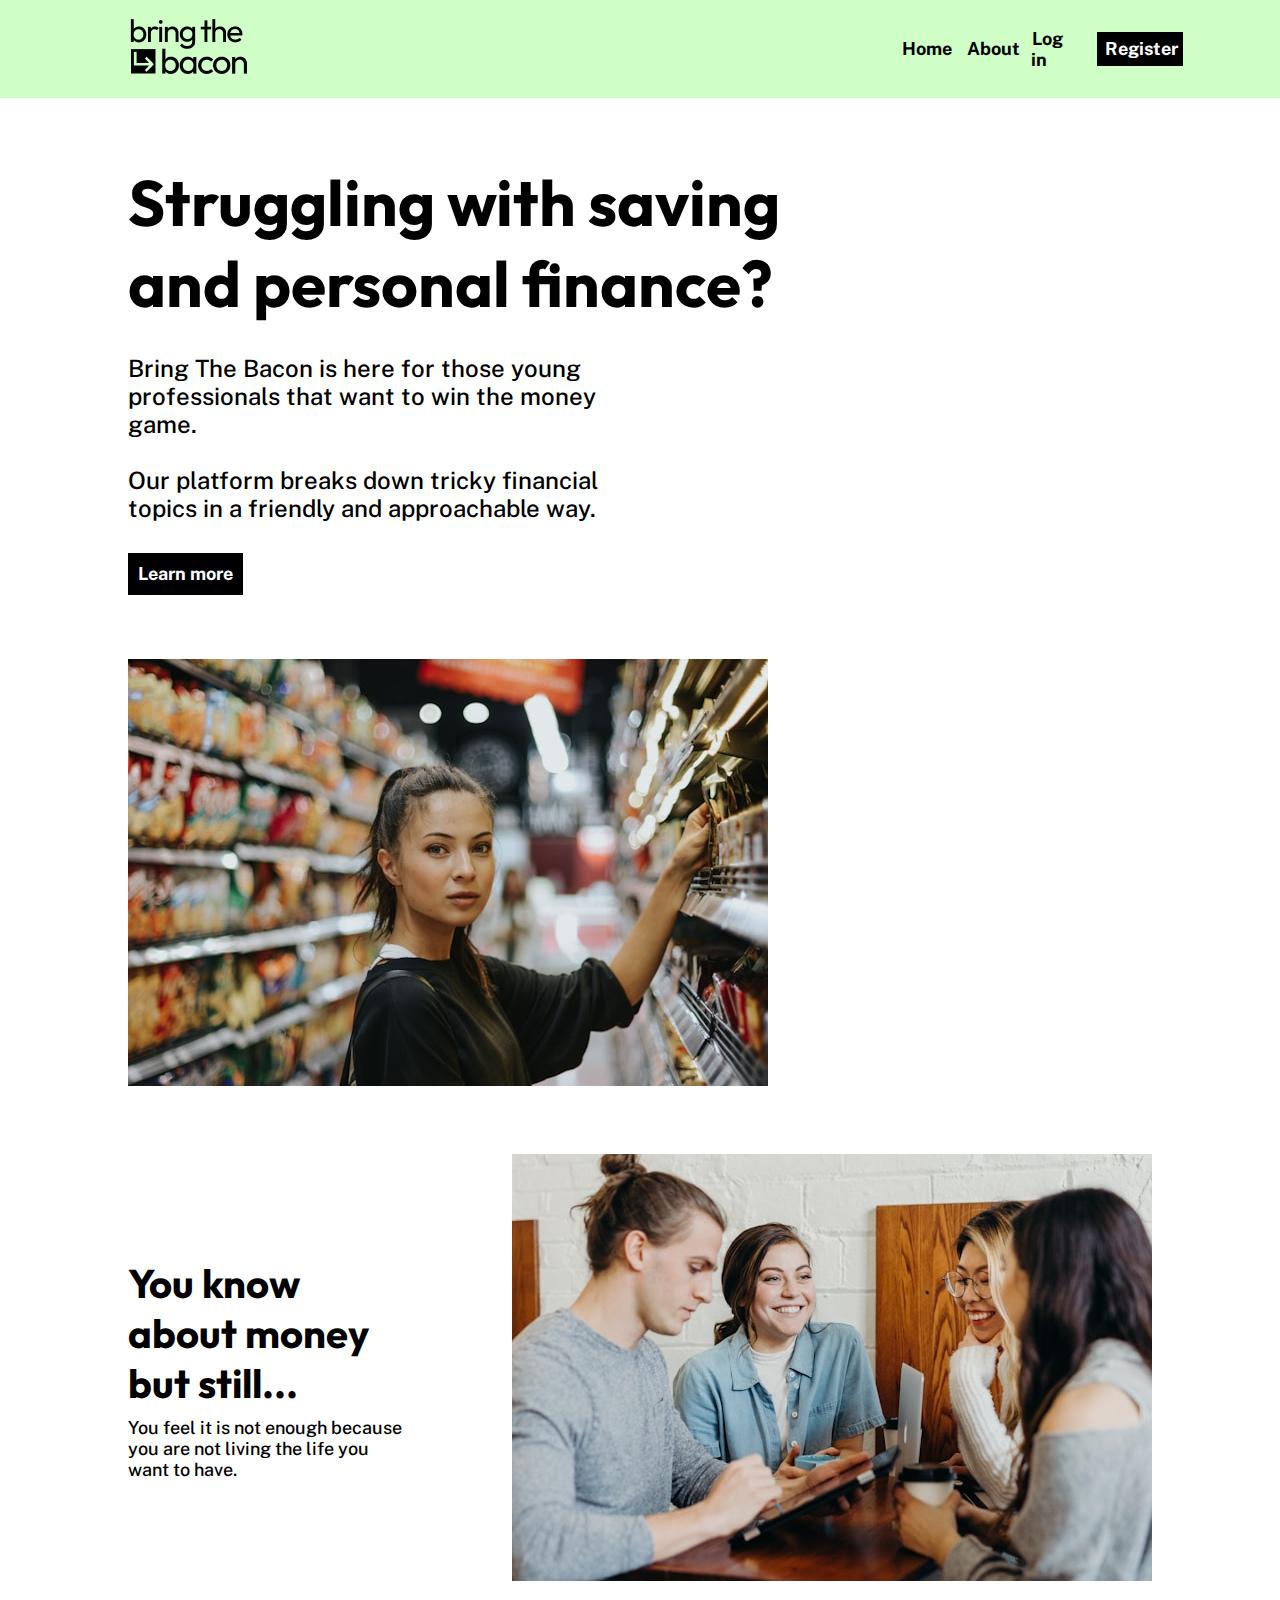
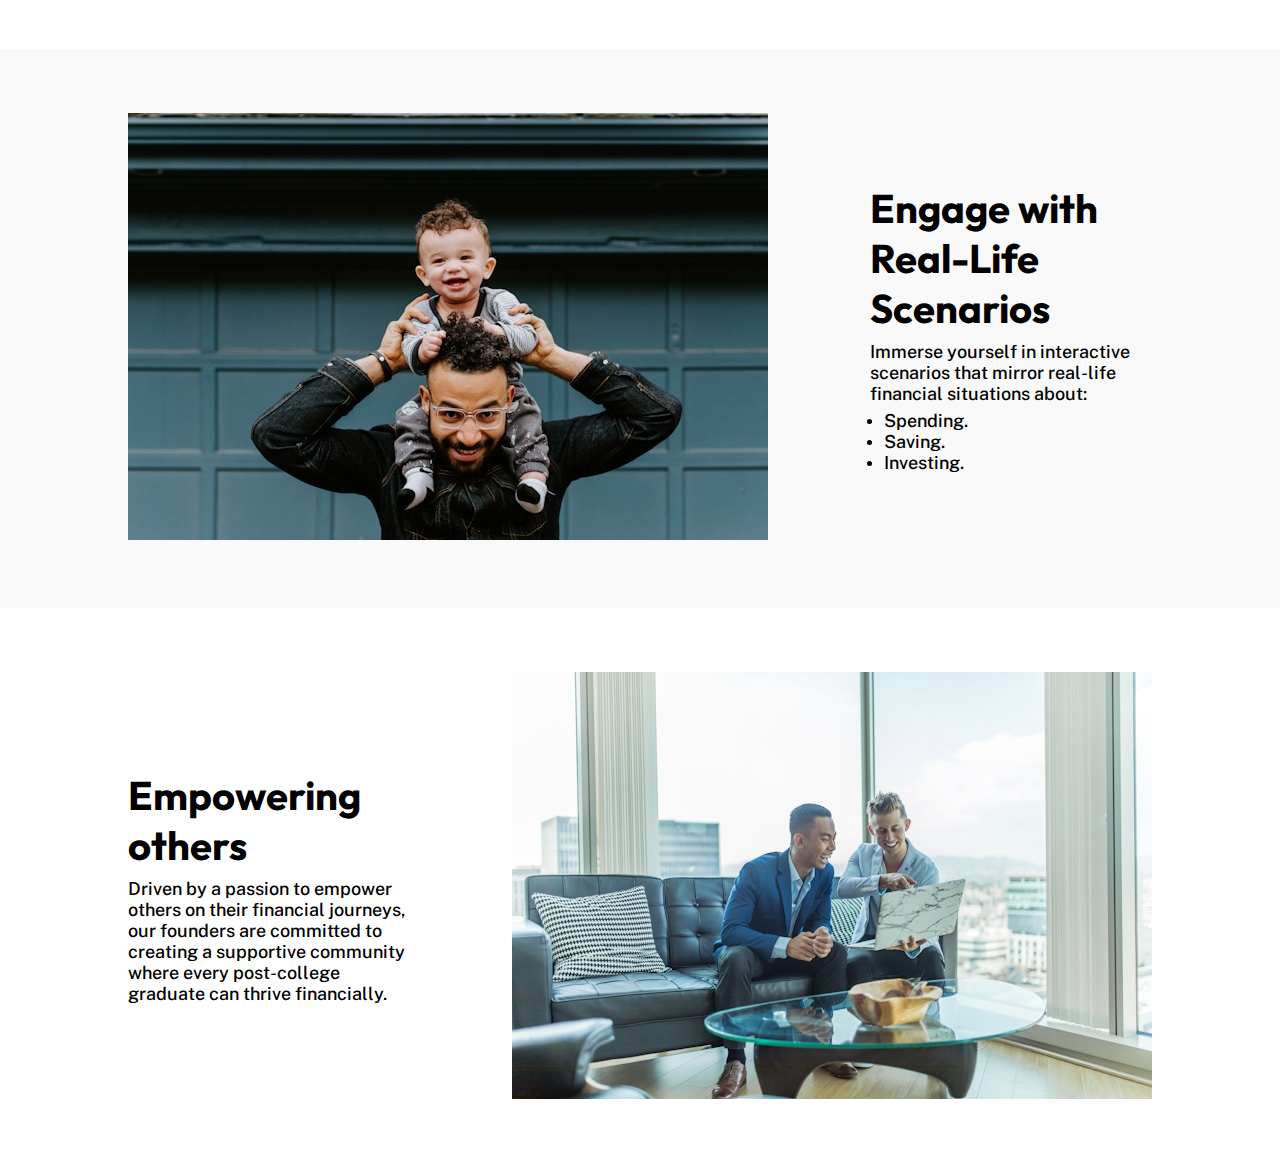
<file: index.html>
<!DOCTYPE html>
<html lang="en">

    <head>

        <meta charset="utf-8"/>

        <link rel="stylesheet" type="text/css" href="./styles.css"/>

        <link rel="preconnect" href="https://fonts.googleapis.com">
        <link rel="preconnect" href="https://fonts.gstatic.com" crossorigin>
        <link href="https://fonts.googleapis.com/css2?family=Outfit:wght@100..900&family=Raleway:ital@0;1&family=Vollkorn:ital,wght@0,400..900;1,400..900&display=swap" rel="stylesheet">
        <link href="https://fonts.googleapis.com/css2?family=Outfit:wght@100..900&family=Public+Sans:ital,wght@0,100..900;1,100..900&family=Raleway:ital@0;1&family=Vollkorn:ital,wght@0,400..900;1,400..900&display=swap" rel="stylesheet">

        <title>
            Bring the bacon
        </title>

        <meta 
            name= "Bring the bacon" 
            content= "Personal finance for young professionals."
        >

        <link 
            rel="icon" 
            href="./media/bringTheBacon.png" 
            type="image/x-icon" 
            sizes="any"
        >
    
    </head>
    
    <body>

        <div class="container">
            
            <nav>

                <div id="logo">
                <a href="#">
                    <img 
                        src="media/bringTheBacon.png" 
                        alt="Logo"
                        id="imageBacon" 
                        >
                </a>
                 </div>

                <ul class="menu">

                    <li>
                        <a href="#"><b>Home</b></a>
                    </li>

                    <li>
                        <a href="#"><b>About</b></a>
                    </li>

                    <li>
                        <a href="#"><b>Log in</b></a>
                    </li>

                    <li>
                        <button class="botonNegro"><a href="#"><b>Register</b></a></button>
                    </li>

                </ul>



            </nav>
        

            <header>

                <div class="fila1">

                    <h1>
                        Struggling with saving and personal finance?
                    </h1>

                    <div id="pfila1"></div>
                        <p>
                            Bring The Bacon is here for those young professionals that want to
                            win the money game.<br/><br/> 
                            
                            Our platform breaks down tricky financial topics in 
                            a friendly and approachable way.
                        </p>
                    </div>

                    <button class="botonNegro2">
                        <a href="#"><b>Learn more</b></a>
                    </button>

                </div>

                <div>
                    <img src="media/supermarket.jpg" id="super">
                </div>

            </header>

            <section class="fila2">

                <div class="col1Fila2">

                    <h2>
                        You know about money but still...
                    </h2>

                    <p>
                        You feel it is not enough because you are not living the life you want to have. 
                    </p>

                </div>

                <div class="col2Fila2">
                    <img src="media/coffee.jpg" id="cafe">
                </div>

            </section>


            <section class="fila3">

                <div class="col2Fila2">
                    <img src="media/papa.jpg" id="cafe">
                </div>

                <div class="col1Fila2">

                    <h2>
                        Engage with Real-Life Scenarios
                    </h2>

                    <p>
                        Immerse yourself in interactive scenarios that mirror real-life financial situations about:
                        <ul>
                            <li><p>Spending.</p></li>
                            <li><p>Saving.</p></li>
                            <li><p>Investing.</p></li>
                        </ul> 
                    </p>

                </div>

            </section>

            <section class="fila2">

                <div class="col1Fila2">

                    <h2>
                        Empowering others
                    </h2>

                    <p>
                        Driven by a passion to empower others on their financial journeys, our founders are committed to creating a supportive community where every post-college graduate can thrive financially.
                    </p>

                </div>

                <div class="col2Fila2">
                    <img src="media/apartment.jpg" id="cafe">
                </div>

            </section>

            <section>

            </section>

            <section>

            </section>
        </div>
    </body>

</html>
</file>
<file: styles.css>
*{
    margin: 0;
    padding: 0;
    font-family: 'Public Sans';
}

h2{
    font-size: 40px;
    padding-bottom: 3%;
    font-family: 'Outfit';
}

p{
    font-weight: 500;
    font-size: 18px;
}

hr{
    color: lightgrey;
}

/*revisar los botones para que el enlace 
se expanda a toda la superficie*/

button{
    border: none;
    outline: none;
    cursor: pointer;
    
}

a, a:hover{
    text-decoration: none;
    color: black;
}

body{
    width: 100%;
    margin: 0;
    padding: 0;
}

nav{
    background-color: #CFFFC7;
    display: flex;
    align-items: center;
    padding: 1% 10%;
 }


nav a{
    text-decoration: none;
    color:black;
    font-size: 25px;
    padding: 2%;
    font-size: 18px;
    flex: 1;

}


.logo{
    flex: 1;
    flex-grow: 2;
}


.menu{
    flex-grow: 1;
    margin: 0;
    list-style-type: none;
    display: flex;
    flex-direction: row;
    justify-content: flex-end;
    align-items: center;
    list-style: none;
}

.menu li{
    padding: 15px 10px;
    font-size: 18px;
    width: 5%;
}

.botonNegro{
    background-color: black;
    padding: 15%;
}

.botonNegro a{
    color: white;
    font-size: 18px;
}

header{
    padding: 10%;
    padding-top: 5%;
    padding-bottom: 5%;
}

h1{
    font-size: 64px;
    padding-bottom: 3%;
    padding-right: 30%;
    font-family: 'Outfit';
}

.fila1 p{
    font-size: 24px;
    padding-bottom: 3%;
    padding-right: 50%;
}


.botonNegro2{
    background-color: black;
    padding: 1%;
}

.botonNegro2 a{
    color: white;
    font-size: 18px;
}

#super{
    width: 50%;
    padding-left: 10%;
}

.fila2{
    padding: 5% 10%;
    display: flex;
    flex-direction: row;
    align-items: center;
    column-gap: 10%;
}

.col1fila2{
    width: 45%;
}

.col2fila2{
    width: 45%;
}

.fila3{
    background-color: #F9F9F9;
    padding: 5% 10%;
    display: flex;
    flex-direction: row;
    align-items: center;
    column-gap: 10%;
}

.fila3 ul{
    padding-left: 5%;
    padding-top: 2%;
}

.fila1Registrar{
    display: flex;
    flex: 1;
}


.formulario{
    padding: 10%;
    width: 60%;
}

input{
    width: 90%;
    padding: 2%;
    border-radius: 10px;
    border-color: #D0D5DD;
    background-color: #F9F9FA;
    margin-top: 1%;
}

.botonRegistrar{
    background-color: black;
    color: white;
    font-size: 18px;
    padding: 3%;
    width: 95%;
}

.botonRegistrar a, a.hover{
    color: white;
}

.lateral{
    padding: 10%;
    width: 40%;
    background-color: #f9f9fa;
}

.check{
    display: flex;
    flex: 1;
    margin-bottom: 3%;
    margin-top: 3%;
}

.check i{
    padding: 1%;
}


aside{
    width:25%;
    background-color: #E6E6E6;
    display: flex;
    flex-direction: column;
}

.asideTop{
    padding: 5%;
    display: flex;
    flex: 1;
    justify-content: space-between;
    align-items: center;
}


.asideTop img{
    width: 25%;
    height: 50%;
}


.asideCourses{
    padding: 1%;
    display: flex;
    flex: 1;
    justify-content: flex-start;
    align-items: center;
    color: #148E00;
    background-color: white;
}

.asideCourses img{
    padding: 3%;
}

.asideBookmarks{
    padding: 1%;
    display: flex;
    flex: 1;
    justify-content: flex-start;
    align-items: center;

}

.asideBookmarks img{
    padding: 3%;
}

.asideSupport{
    padding: 1%;
    display: flex;
    flex: 1;
    justify-content: flex-start;
    align-items: center;

}

.asideSupport img{
    padding: 3%;
}

.asideEmpty{
    height: 70%;
}

#container{
    display: flex;
    flex: 1;
}

.coursesSection{
    width: 75%;
    padding: 10%;
}

.coursesBoxes{
    display: flex;
    flex: 1;
    column-gap: 5%;
}

.courseBox{
    width: 30%;
}

.courseBox img{
    width: 100%;
}

.courseBox p{
    padding-bottom: 3%;
}

.spendingSection{
    width: 75%;
    padding: 5%;
    padding-top: 5%;
}

.back{
    display: flex;
    flex: 1;
    padding-bottom: 3%;
}

.arrow{
    padding-right: 1%;
}


.titleProgress{
    display: flex;
    flex-direction: row;
    justify-content: flex-start;
    align-items: flex-end;
    column-gap: 5%;
    padding-bottom: 3%;
}

.titleSpending{
    width: 60%;
}

.spendingProgress{
    width: 40%;
    display: flex;
    flex: 1;
    column-gap: 3%;
}

.lesson{
    display: flex;
    flex: 1;
    column-gap: 3%;
    align-items: center;
    padding-top: 3%;
    padding-bottom: 3%;
}

.bloqueLeccion{
    width: 30%;
}




.contentLesson1{
    padding: 10%;
    display: flex;
    flex: 1;
    column-gap: 5%;
}

.textLesson1{
    width: 55%;
}

.imgLesson1{
    width: 40%;
}

.imgLesson1 img{
    width: 100%;
}


.listadoLesson1{
    padding: 3%;
    padding-left: 4%;
    padding-top: 0%;
    font-size: 18px;
}

.botonesAbajo{
    display: flex;
    display: 1;
    justify-content: space-between;
}

.botonBack{
    background-color: lightgray;
    color: black;
    font-size: 18px;
    padding: 2%;
    margin: 5%;
    margin-bottom: 0%;
    width: 10%;
}

.botonNext{
    background-color: black;
    color: white;
    font-size: 18px;
    padding: 2%;
    margin: 5%;
    margin-bottom: 0%;
    width: 10%;
}

.botonNext a{
    color: white;
}
</file>
